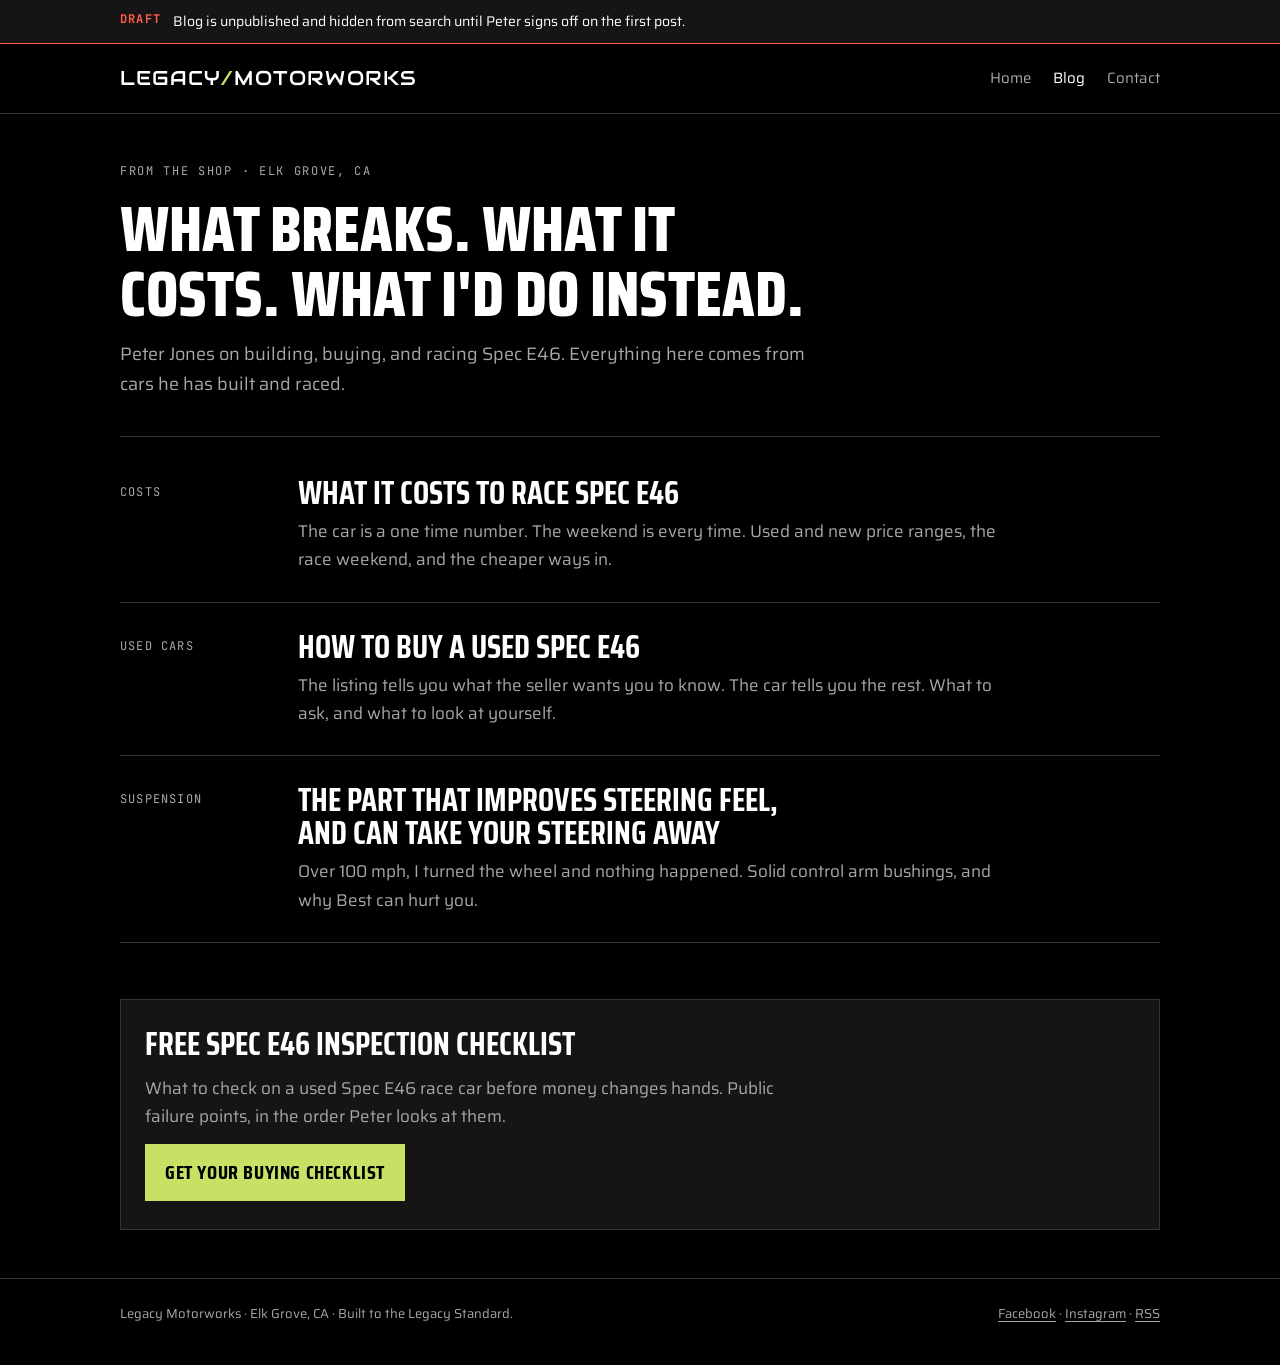
<file: blog/index.html>
<!doctype html>
<html lang="en">
<head>
<meta charset="utf-8">
<meta name="viewport" content="width=device-width, initial-scale=1, viewport-fit=cover">
<!-- DRAFT: remove this noindex line when the first post is signed off. -->
<meta name="robots" content="noindex, nofollow">
<title>Legacy Motorworks Blog</title>
<meta name="description" content="Peter Jones on building, buying, and racing Spec E46. What breaks, what it costs, and what he'd do instead.">
<link rel="canonical" href="https://legacy-motorworks.com/blog">
<meta property="og:type" content="website">
<meta property="og:title" content="Legacy Motorworks Blog">
<meta property="og:description" content="What breaks, what it costs, and what Peter would do instead.">
<meta property="og:url" content="https://legacy-motorworks.com/blog">
<meta property="og:site_name" content="Legacy Motorworks">
<link rel="alternate" type="application/rss+xml" title="Legacy Motorworks Blog" href="feed.xml">
<link rel="preconnect" href="https://fonts.googleapis.com">
<link rel="preconnect" href="https://fonts.gstatic.com" crossorigin>
<link rel="stylesheet" href="https://fonts.googleapis.com/css2?family=Audiowide&family=Saira+Condensed:wght@700;800&family=Saira:wght@400;600&family=JetBrains+Mono:wght@400;600&display=swap">
<link rel="stylesheet" href="blog.css">
<script type="application/ld+json">
{
  "@context": "https://schema.org",
  "@graph": [
    {
      "@type": "Blog",
      "@id": "https://legacy-motorworks.com/blog#blog",
      "name": "Legacy Motorworks Blog",
      "url": "https://legacy-motorworks.com/blog",
      "publisher": { "@id": "https://legacy-motorworks.com/#org" },
      "blogPost": [
        { "@id": "https://legacy-motorworks.com/blog/spec-e46-cost#post" },
        { "@id": "https://legacy-motorworks.com/blog/buying-a-used-spec-e46#post" },
        { "@id": "https://legacy-motorworks.com/blog/control-arm-bushings#post" }
      ]
    },
    {
      "@type": "Organization",
      "@id": "https://legacy-motorworks.com/#org",
      "name": "Legacy Motorworks",
      "url": "https://legacy-motorworks.com",
      "address": { "@type": "PostalAddress", "addressLocality": "Elk Grove", "addressRegion": "CA", "addressCountry": "US" },
      "sameAs": ["https://www.facebook.com/LegacyMotorworksCA", "https://www.instagram.com/legacymotorworksca"]
    }
  ]
}
</script>
</head>
<body>

<div class="draft"><div class="shell"><b>DRAFT</b><span>Blog is unpublished and hidden from search until Peter signs off on the first post.</span></div></div>

<header class="site-head"><div class="shell">
  <a class="mark" href="https://legacy-motorworks.com/">LEGACY<span>/</span>MOTORWORKS</a>
  <nav class="nav" aria-label="Main">
    <a href="https://legacy-motorworks.com/">Home</a>
    <a href="index.html" aria-current="page">Blog</a>
    <!-- VERIFY: contact page path on the live site -->
    <a href="https://legacy-motorworks.com/contact">Contact</a>
  </nav>
</div></header>

<main class="shell">
  <div class="hero">
    <div class="eyebrow">From the shop · Elk Grove, CA</div>
    <h1>What breaks. What it costs. What I'd do instead.</h1>
    <p>Peter Jones on building, buying, and racing Spec E46. Everything here comes from cars he has built and raced.</p>
  </div>

  <div class="posts">
    <a class="card" href="spec-e46-cost.html">
      <div class="meta">Costs</div>
      <div class="body">
        <h2>What it costs to race Spec E46</h2>
        <p>The car is a one time number. The weekend is every time. Used and new price ranges, the race weekend, and the cheaper ways in.</p>
      </div>
    </a>
    <a class="card" href="buying-a-used-spec-e46.html">
      <div class="meta">Used cars</div>
      <div class="body">
        <h2>How to buy a used Spec E46</h2>
        <p>The listing tells you what the seller wants you to know. The car tells you the rest. What to ask, and what to look at yourself.</p>
      </div>
    </a>
    <a class="card" href="control-arm-bushings.html">
      <div class="meta">Suspension</div>
      <div class="body">
        <h2>The part that improves steering feel, and can take your steering away</h2>
        <p>Over 100 mph, I turned the wheel and nothing happened. Solid control arm bushings, and why Best can hurt you.</p>
      </div>
    </a>
  </div>

  <section class="signup" id="checklist" aria-labelledby="cl-h">
    <h2 id="cl-h">Free Spec E46 Inspection Checklist</h2>
    <p>What to check on a used Spec E46 race car before money changes hands. Public failure points, in the order Peter looks at them.</p>
    <a class="cta" href="../inspection-checklist.html">Get your buying checklist</a>
  </section>
</main>

<footer class="site-foot"><div class="shell">
  <span>Legacy Motorworks · Elk Grove, CA · Built to the Legacy Standard.</span>
  <span><a href="https://www.facebook.com/LegacyMotorworksCA" rel="noopener">Facebook</a> · <a href="https://www.instagram.com/legacymotorworksca" rel="noopener">Instagram</a> · <a href="feed.xml">RSS</a></span>
</div></footer>

</body>
</html>
</file>
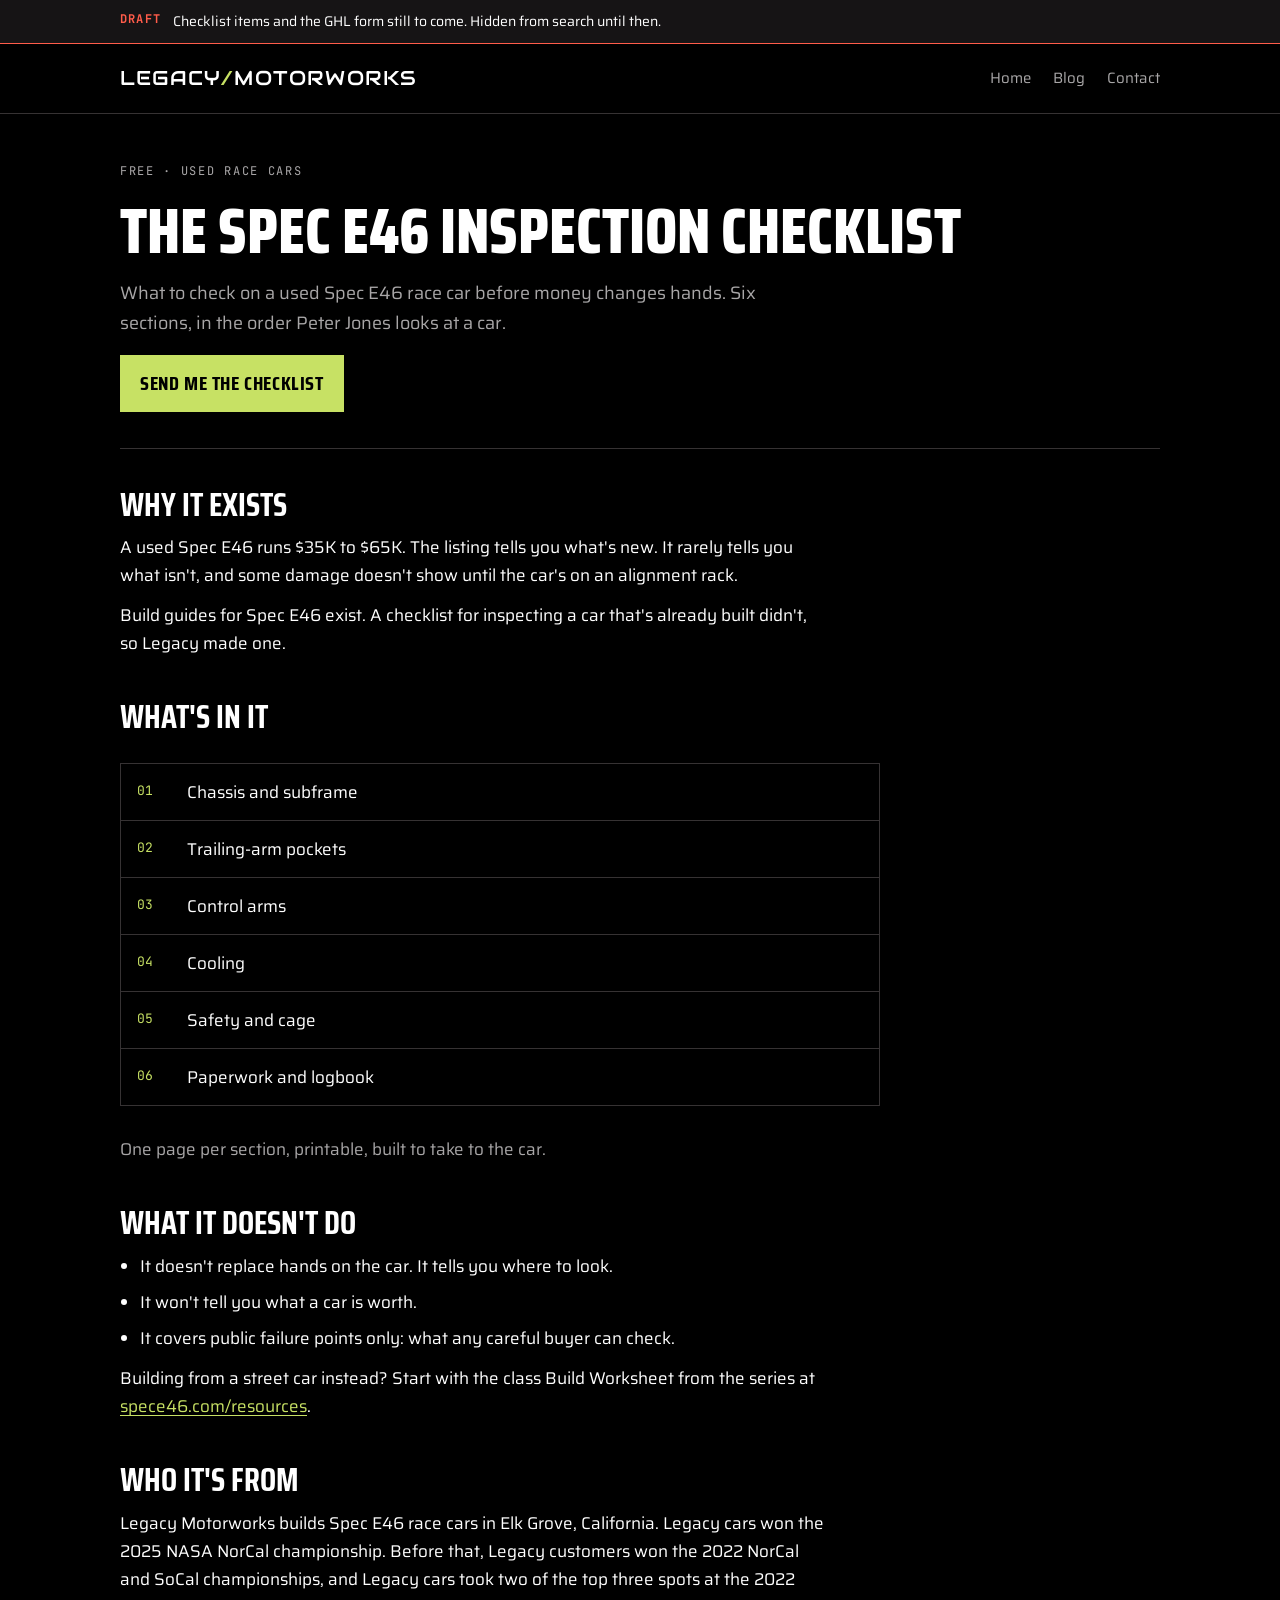
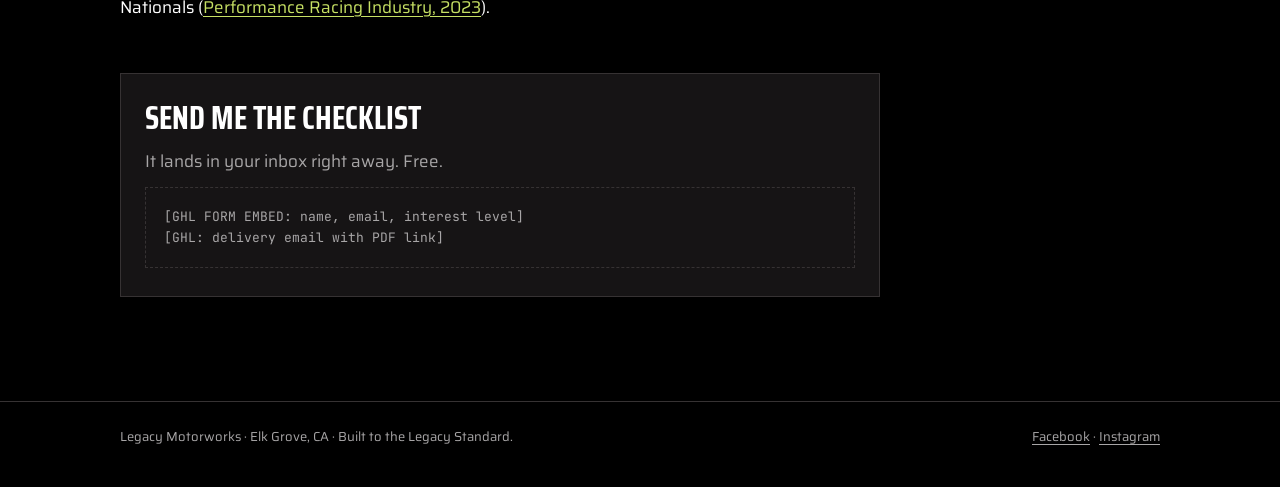
<file: inspection-checklist.html>
<!doctype html>
<html lang="en">
<head>
<meta charset="utf-8">
<meta name="viewport" content="width=device-width, initial-scale=1, viewport-fit=cover">
<!-- DRAFT: remove this noindex line when Peter has supplied the checklist items. -->
<meta name="robots" content="noindex, nofollow">
<title>Spec E46 Inspection Checklist | Legacy Motorworks</title>
<meta name="description" content="A free checklist for inspecting a used Spec E46 race car before you buy. Six sections, in the order Peter Jones looks at a car.">
<link rel="canonical" href="https://legacy-motorworks.com/inspection-checklist">
<meta property="og:type" content="website">
<meta property="og:title" content="The Spec E46 Inspection Checklist">
<meta property="og:description" content="What to check on a used Spec E46 race car before money changes hands. Free.">
<meta property="og:url" content="https://legacy-motorworks.com/inspection-checklist">
<meta property="og:site_name" content="Legacy Motorworks">
<link rel="preconnect" href="https://fonts.googleapis.com">
<link rel="preconnect" href="https://fonts.gstatic.com" crossorigin>
<link rel="stylesheet" href="https://fonts.googleapis.com/css2?family=Audiowide&family=Saira+Condensed:wght@700;800&family=Saira:wght@400;600&family=JetBrains+Mono:wght@400;600&display=swap">
<link rel="stylesheet" href="blog/blog.css">
<style>
  .lp-hero { display: grid; gap: 16px; padding-block: 48px 36px; border-bottom: 1px solid var(--graphite); }
  .lp-hero p { margin: 0; max-width: 58ch; color: var(--ash); font-size: 18px; }
  .lp { display: grid; gap: 44px; padding-block: 40px 56px; max-width: 760px; }
  .lp section { display: grid; gap: 12px; }
  .lp p { margin: 0; max-width: 64ch; }
  .lp ul { margin: 0; padding-left: 20px; display: grid; gap: 8px; }
  .sections { list-style: none; padding: 0 !important; border: 1px solid var(--graphite); gap: 0 !important; counter-reset: s; }
  .sections li { display: grid; grid-template-columns: 40px minmax(0, 1fr); gap: 10px; padding: 14px 16px; border-bottom: 1px solid var(--graphite); }
  .sections li:last-child { border-bottom: 0; }
  .sections li::before { counter-increment: s; content: counter(s, decimal-leading-zero); font-family: var(--f-mono); font-size: 13px; color: var(--volt); padding-top: 2px; }
  .muted { color: var(--ash); }
</style>
<script type="application/ld+json">
{
  "@context": "https://schema.org",
  "@graph": [
    {
      "@type": "WebPage",
      "@id": "https://legacy-motorworks.com/inspection-checklist#page",
      "name": "The Spec E46 Inspection Checklist",
      "description": "A free checklist for inspecting a used Spec E46 race car before you buy.",
      "url": "https://legacy-motorworks.com/inspection-checklist",
      "publisher": { "@id": "https://legacy-motorworks.com/#org" }
    },
    {
      "@type": "Organization",
      "@id": "https://legacy-motorworks.com/#org",
      "name": "Legacy Motorworks",
      "url": "https://legacy-motorworks.com",
      "address": { "@type": "PostalAddress", "addressLocality": "Elk Grove", "addressRegion": "CA", "addressCountry": "US" },
      "sameAs": ["https://www.facebook.com/LegacyMotorworksCA", "https://www.instagram.com/legacymotorworksca"]
    }
  ]
}
</script>
</head>
<body>

<div class="draft"><div class="shell"><b>DRAFT</b><span>Checklist items and the GHL form still to come. Hidden from search until then.</span></div></div>

<header class="site-head"><div class="shell">
  <a class="mark" href="https://legacy-motorworks.com/">LEGACY<span>/</span>MOTORWORKS</a>
  <nav class="nav" aria-label="Main">
    <a href="https://legacy-motorworks.com/">Home</a>
    <a href="blog/index.html">Blog</a>
    <!-- VERIFY: contact page path on the live site -->
    <a href="https://legacy-motorworks.com/contact">Contact</a>
  </nav>
</div></header>

<main class="shell">
  <div class="lp-hero">
    <div class="eyebrow">Free · Used race cars</div>
    <h1>The Spec E46 Inspection Checklist</h1>
    <p>What to check on a used Spec E46 race car before money changes hands. Six sections, in the order Peter Jones looks at a car.</p>
    <a class="cta" href="#get">Send me the checklist</a>
  </div>

  <div class="lp">
    <section>
      <h2>Why it exists</h2>
      <p>A used Spec E46 runs $35K to $65K. The listing tells you what's new. It rarely tells you what isn't, and some damage doesn't show until the car's on an alignment rack.</p>
      <p>Build guides for Spec E46 exist. A checklist for inspecting a car that's already built didn't, so Legacy made one.</p>
    </section>

    <section>
      <h2>What's in it</h2>
      <ol class="sections">
        <li><span>Chassis and subframe</span></li>
        <li><span>Trailing-arm pockets</span></li>
        <li><span>Control arms</span></li>
        <li><span>Cooling</span></li>
        <li><span>Safety and cage</span></li>
        <li><span>Paperwork and logbook</span></li>
      </ol>
      <p class="muted">One page per section, printable, built to take to the car.</p>
    </section>

    <section>
      <h2>What it doesn't do</h2>
      <ul>
        <li>It doesn't replace hands on the car. It tells you where to look.</li>
        <li>It won't tell you what a car is worth.</li>
        <li>It covers public failure points only: what any careful buyer can check.</li>
      </ul>
      <p>Building from a street car instead? Start with the class Build Worksheet from the series at <a href="https://spece46.com/resources" rel="noopener">spece46.com/resources</a>.</p>
    </section>

    <section>
      <h2>Who it's from</h2>
      <p>Legacy Motorworks builds Spec E46 race cars in Elk Grove, California. Legacy cars won the 2025 NASA NorCal championship. Before that, Legacy customers won the 2022 NorCal and SoCal championships, and Legacy cars took two of the top three spots at the 2022 Nationals (<a href="https://www.performanceracing.com/magazine/featured/03-01-2023/business-profile-legacy-motorworks" rel="noopener">Performance Racing Industry, 2023</a>).</p>
    </section>

    <section class="signup" id="get" aria-labelledby="get-h">
      <h2 id="get-h">Send me the checklist</h2>
      <p>It lands in your inbox right away. Free.</p>
      <!-- GHL form: name, email, interest level (just looking / shopping now / ready to buy).
           On submit, GHL sends the delivery email with the PDF link. -->
      <div class="ghl-slot">[GHL FORM EMBED: name, email, interest level]<br>[GHL: delivery email with PDF link]</div>
    </section>
  </div>
</main>

<footer class="site-foot"><div class="shell">
  <span>Legacy Motorworks · Elk Grove, CA · Built to the Legacy Standard.</span>
  <span><a href="https://www.facebook.com/LegacyMotorworksCA" rel="noopener">Facebook</a> · <a href="https://www.instagram.com/legacymotorworksca" rel="noopener">Instagram</a></span>
</div></footer>

</body>
</html>
</file>
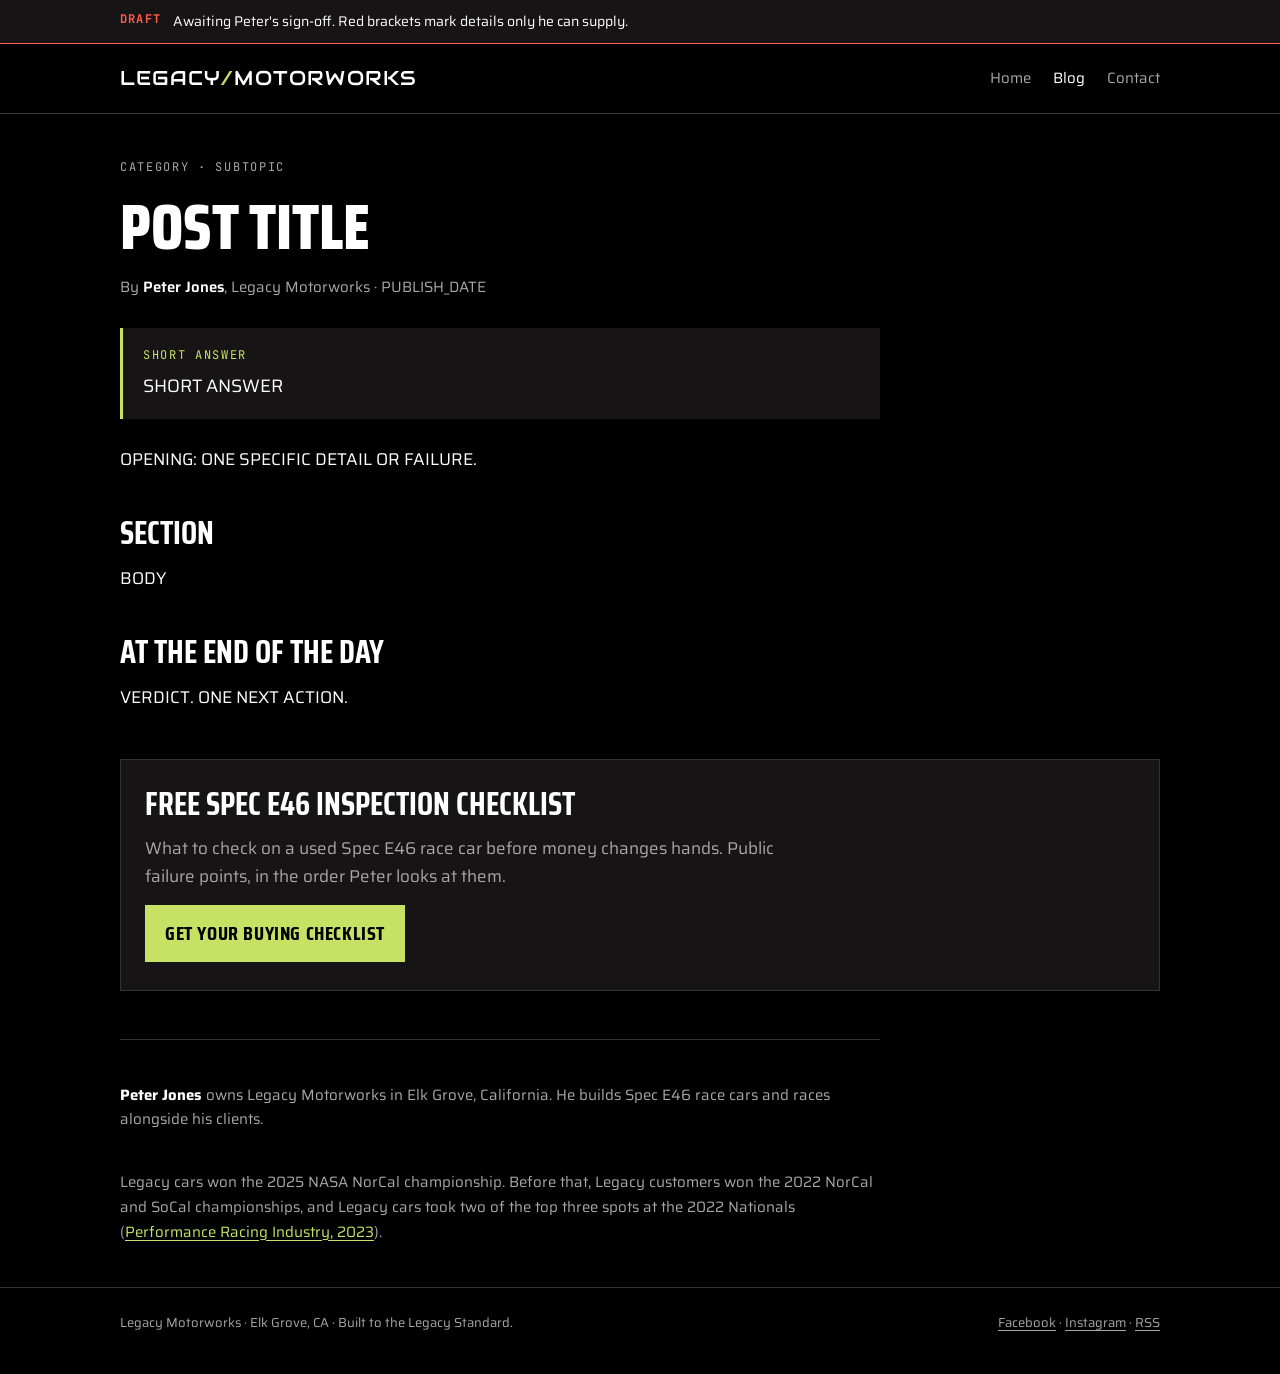
<file: blog/_post-template.html>
<!doctype html>
<html lang="en">
<head>
<meta charset="utf-8">
<meta name="viewport" content="width=device-width, initial-scale=1, viewport-fit=cover">
<!-- DRAFT: remove this noindex line when Peter signs off. -->
<meta name="robots" content="noindex, nofollow">
<title>POST TITLE | Legacy Motorworks</title>
<meta name="description" content="META DESCRIPTION, 150 TO 160 CHARACTERS">
<link rel="canonical" href="https://legacy-motorworks.com/blog/SLUG">
<meta property="og:type" content="article">
<meta property="og:title" content="POST TITLE">
<meta property="og:description" content="ONE LINE HOOK">
<meta property="og:url" content="https://legacy-motorworks.com/blog/SLUG">
<meta property="og:site_name" content="Legacy Motorworks">
<link rel="alternate" type="application/rss+xml" title="Legacy Motorworks Blog" href="feed.xml">
<link rel="preconnect" href="https://fonts.googleapis.com">
<link rel="preconnect" href="https://fonts.gstatic.com" crossorigin>
<link rel="stylesheet" href="https://fonts.googleapis.com/css2?family=Audiowide&family=Saira+Condensed:wght@700;800&family=Saira:wght@400;600&family=JetBrains+Mono:wght@400;600&display=swap">
<link rel="stylesheet" href="blog.css">
<script type="application/ld+json">
{
  "@context": "https://schema.org",
  "@graph": [
    {
      "@type": "BlogPosting",
      "@id": "https://legacy-motorworks.com/blog/SLUG#post",
      "headline": "POST TITLE",
      "description": "META DESCRIPTION",
      "datePublished": "PUBLISH_DATE",
      "dateModified": "PUBLISH_DATE",
      "mainEntityOfPage": "https://legacy-motorworks.com/blog/SLUG",
      "author": { "@id": "https://legacy-motorworks.com/#peter-jones" },
      "publisher": { "@id": "https://legacy-motorworks.com/#org" },
      "about": "TOPIC"
    },
    {
      "@type": "FAQPage",
      "mainEntity": [{
        "@type": "Question",
        "name": "THE QUESTION THIS POST ANSWERS?",
        "acceptedAnswer": { "@type": "Answer", "text": "SHORT ANSWER, SAME TEXT AS THE ON-PAGE BLOCK" }
      }]
    },
    {
      "@type": "Person",
      "@id": "https://legacy-motorworks.com/#peter-jones",
      "name": "Peter Jones",
      "jobTitle": "Owner and builder",
      "worksFor": { "@id": "https://legacy-motorworks.com/#org" }
    },
    {
      "@type": "Organization",
      "@id": "https://legacy-motorworks.com/#org",
      "name": "Legacy Motorworks",
      "url": "https://legacy-motorworks.com",
      "address": { "@type": "PostalAddress", "addressLocality": "Elk Grove", "addressRegion": "CA", "addressCountry": "US" },
      "sameAs": ["https://www.facebook.com/LegacyMotorworksCA", "https://www.instagram.com/legacymotorworksca"]
    },
    {
      "@type": "BreadcrumbList",
      "itemListElement": [
        { "@type": "ListItem", "position": 1, "name": "Home", "item": "https://legacy-motorworks.com/" },
        { "@type": "ListItem", "position": 2, "name": "Blog", "item": "https://legacy-motorworks.com/blog" },
        { "@type": "ListItem", "position": 3, "name": "POST TITLE" }
      ]
    }
  ]
}
</script>
</head>
<body>

<div class="draft"><div class="shell"><b>DRAFT</b><span>Awaiting Peter's sign-off. Red brackets mark details only he can supply.</span></div></div>

<header class="site-head"><div class="shell">
  <a class="mark" href="https://legacy-motorworks.com/">LEGACY<span>/</span>MOTORWORKS</a>
  <nav class="nav" aria-label="Main">
    <a href="https://legacy-motorworks.com/">Home</a>
    <a href="index.html" aria-current="page">Blog</a>
    <!-- VERIFY: contact page path on the live site -->
    <a href="https://legacy-motorworks.com/contact">Contact</a>
  </nav>
</div></header>

<main class="shell">
  <article>
    <div class="post-head">
      <div class="eyebrow">CATEGORY · SUBTOPIC</div>
      <h1>POST TITLE</h1>
      <div class="byline">By <strong>Peter Jones</strong>, Legacy Motorworks · <span>PUBLISH_DATE</span></div>
    </div>

    <!-- AEO block: answer the question in 40 to 60 words. Same text goes in the FAQPage JSON-LD above. -->
    <div class="short">
      <div class="eyebrow">Short answer</div>
      <p>SHORT ANSWER</p>
    </div>

    <!-- Shape: what goes wrong, why, what Peter does instead, what it costs or saves, one next action.
         Open cold on a specific. Unknown values go in <span class="pj">[PJ: ...]</span>. -->
    <div class="prose">
      <p>OPENING: ONE SPECIFIC DETAIL OR FAILURE.</p>
      <h2>SECTION</h2>
      <p>BODY</p>
      <h2>At the end of the day</h2>
      <p>VERDICT. ONE NEXT ACTION.</p>
    </div>
  </article>

  <section class="signup" id="checklist" aria-labelledby="cl-h">
    <h2 id="cl-h">Free Spec E46 Inspection Checklist</h2>
    <p>What to check on a used Spec E46 race car before money changes hands. Public failure points, in the order Peter looks at them.</p>
    <a class="cta" href="../inspection-checklist.html">Get your buying checklist</a>
  </section>

  <div class="author">
    <p><strong>Peter Jones</strong> owns Legacy Motorworks in Elk Grove, California. He builds Spec E46 race cars and races alongside his clients.</p>
    <p>Legacy cars won the 2025 NASA NorCal championship. Before that, Legacy customers won the 2022 NorCal and SoCal championships, and Legacy cars took two of the top three spots at the 2022 Nationals (<a href="https://www.performanceracing.com/magazine/featured/03-01-2023/business-profile-legacy-motorworks" rel="noopener">Performance Racing Industry, 2023</a>).</p>
  </div>
</main>

<footer class="site-foot"><div class="shell">
  <span>Legacy Motorworks · Elk Grove, CA · Built to the Legacy Standard.</span>
  <span><a href="https://www.facebook.com/LegacyMotorworksCA" rel="noopener">Facebook</a> · <a href="https://www.instagram.com/legacymotorworksca" rel="noopener">Instagram</a> · <a href="feed.xml">RSS</a></span>
</div></footer>

</body>
</html>
</file>
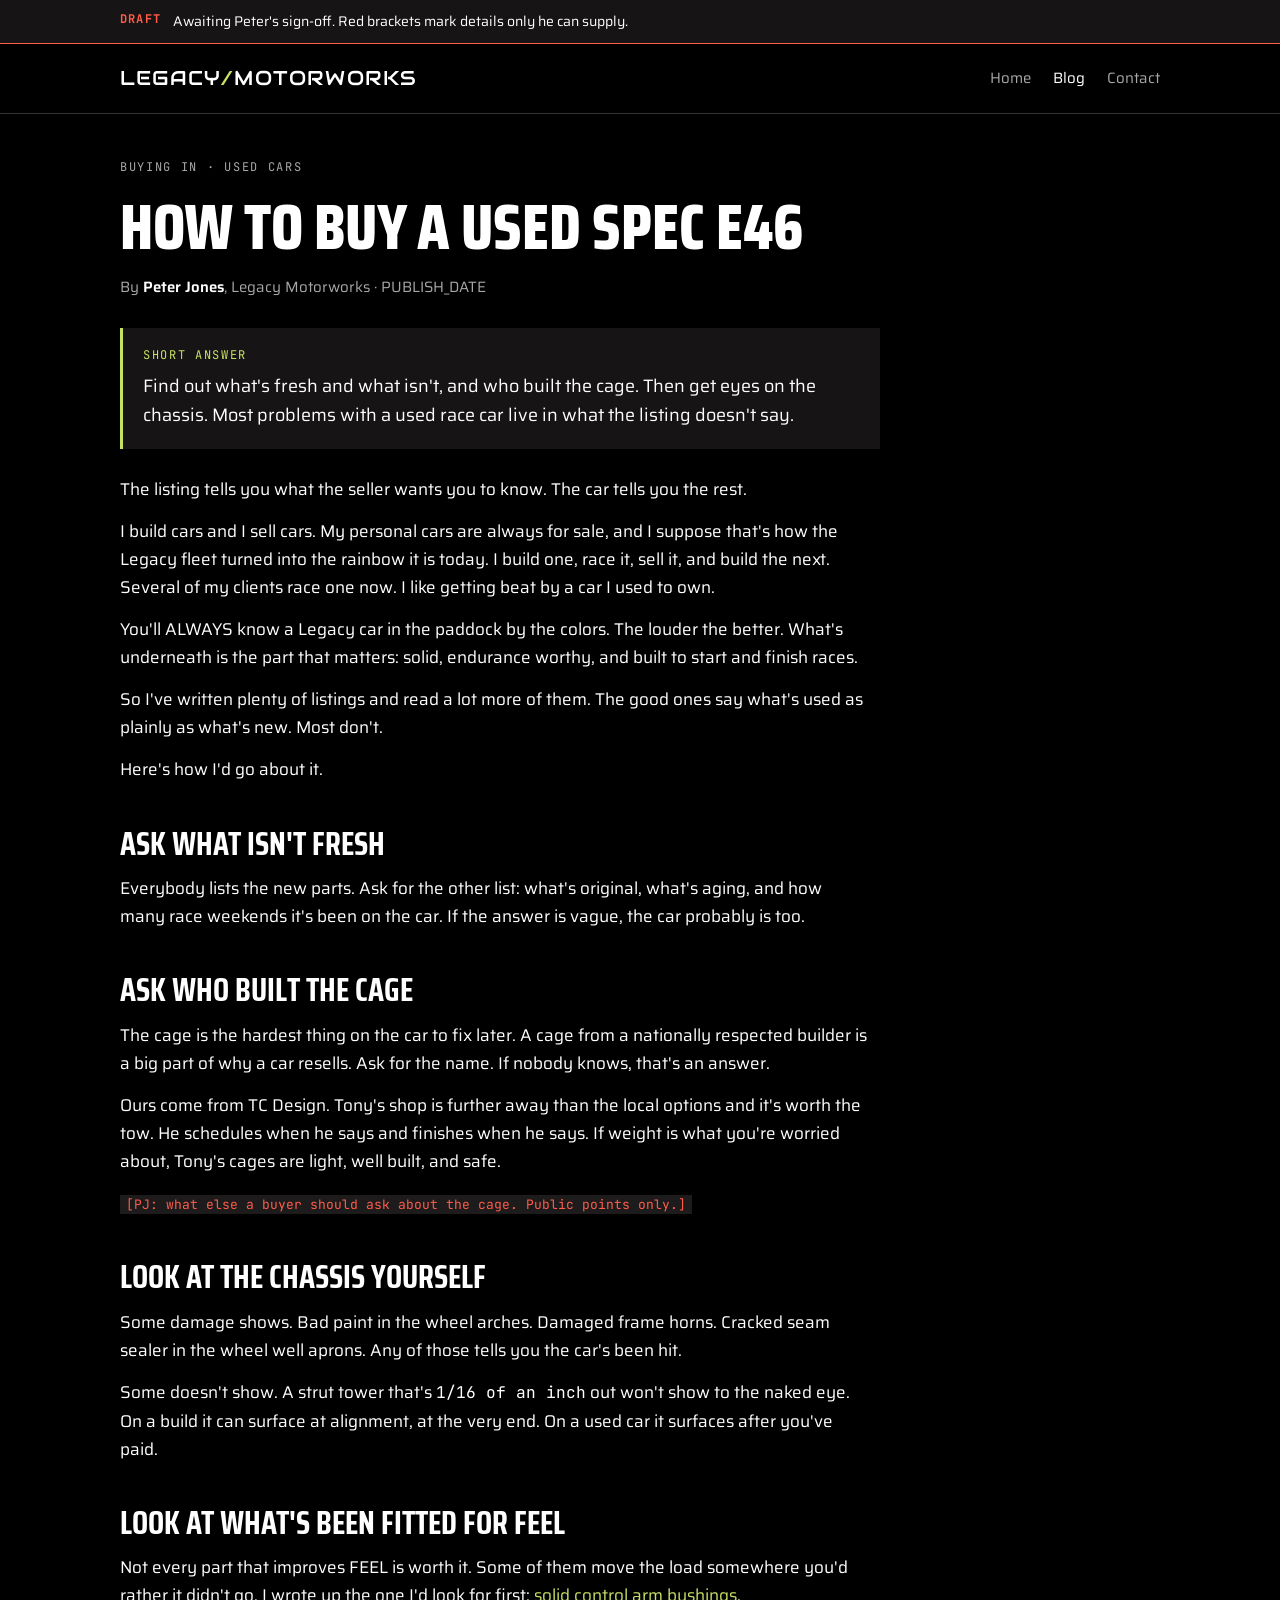
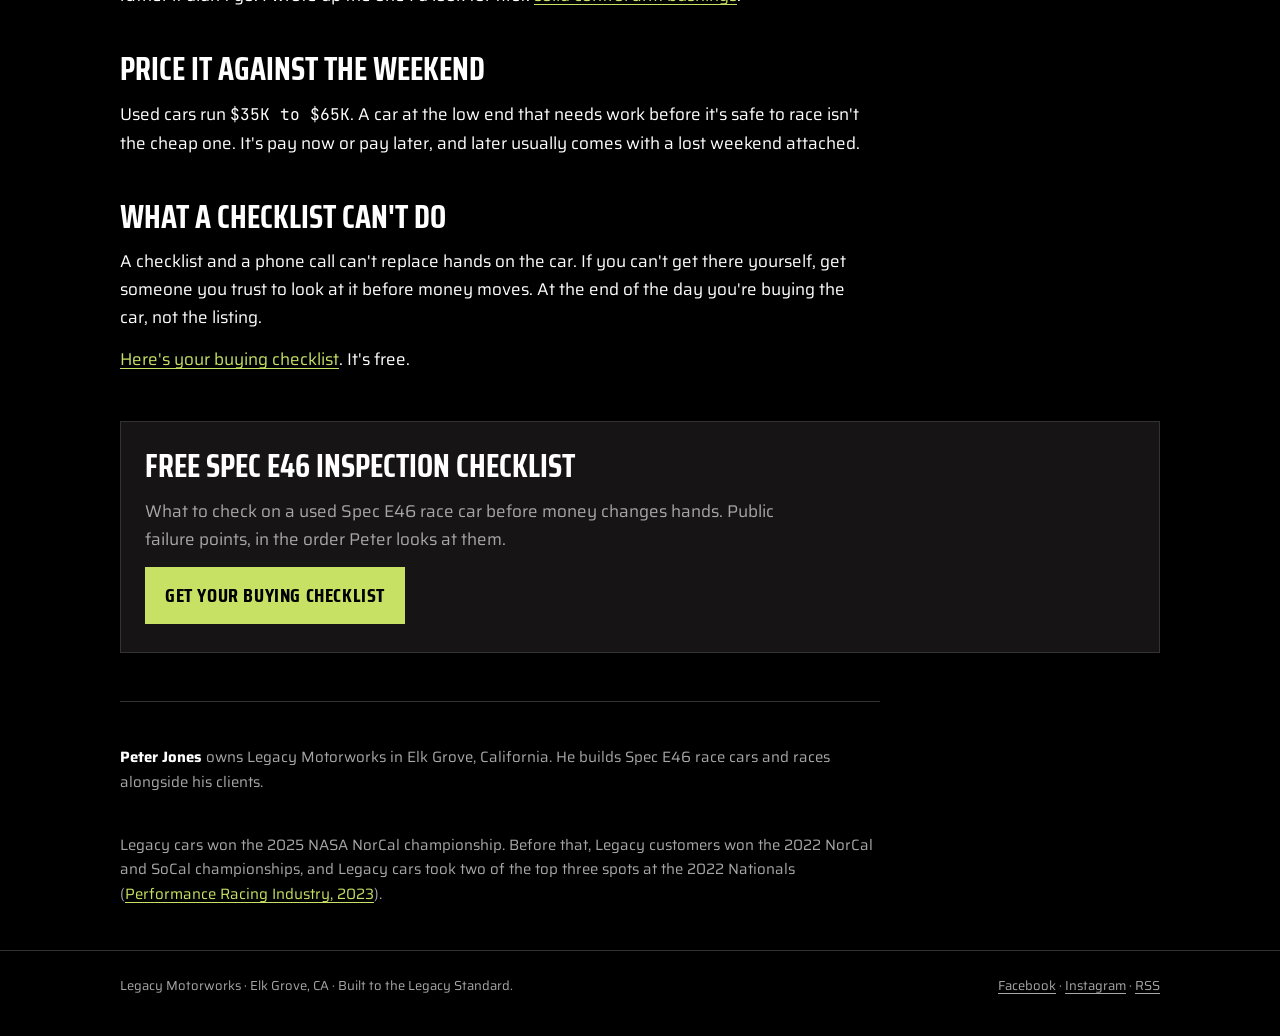
<file: blog/buying-a-used-spec-e46.html>
<!doctype html>
<html lang="en">
<head>
<meta charset="utf-8">
<meta name="viewport" content="width=device-width, initial-scale=1, viewport-fit=cover">
<!-- DRAFT: remove this noindex line when Peter signs off. -->
<meta name="robots" content="noindex, nofollow">
<title>How to Buy a Used Spec E46 | Legacy Motorworks</title>
<meta name="description" content="Before you buy a used Spec E46, find out what's fresh, what isn't, and who built the cage. Peter Jones on reading a race car listing.">
<link rel="canonical" href="https://legacy-motorworks.com/blog/buying-a-used-spec-e46">
<meta property="og:type" content="article">
<meta property="og:title" content="How to buy a used Spec E46">
<meta property="og:description" content="The listing tells you what the seller wants you to know. The car tells you the rest.">
<meta property="og:url" content="https://legacy-motorworks.com/blog/buying-a-used-spec-e46">
<meta property="og:site_name" content="Legacy Motorworks">
<link rel="alternate" type="application/rss+xml" title="Legacy Motorworks Blog" href="feed.xml">
<link rel="preconnect" href="https://fonts.googleapis.com">
<link rel="preconnect" href="https://fonts.gstatic.com" crossorigin>
<link rel="stylesheet" href="https://fonts.googleapis.com/css2?family=Audiowide&family=Saira+Condensed:wght@700;800&family=Saira:wght@400;600&family=JetBrains+Mono:wght@400;600&display=swap">
<link rel="stylesheet" href="blog.css">
<script type="application/ld+json">
{
  "@context": "https://schema.org",
  "@graph": [
    {
      "@type": "BlogPosting",
      "@id": "https://legacy-motorworks.com/blog/buying-a-used-spec-e46#post",
      "headline": "How to buy a used Spec E46",
      "description": "Before you buy a used Spec E46, find out what's fresh, what isn't, and who built the cage.",
      "datePublished": "PUBLISH_DATE",
      "dateModified": "PUBLISH_DATE",
      "mainEntityOfPage": "https://legacy-motorworks.com/blog/buying-a-used-spec-e46",
      "author": { "@id": "https://legacy-motorworks.com/#peter-jones" },
      "publisher": { "@id": "https://legacy-motorworks.com/#org" },
      "about": "Buying a used Spec E46 race car"
    },
    {
      "@type": "FAQPage",
      "mainEntity": [{
        "@type": "Question",
        "name": "What should I check before buying a used Spec E46?",
        "acceptedAnswer": { "@type": "Answer", "text": "Find out what's fresh and what isn't, and who built the cage. Then get eyes on the chassis. Most problems with a used race car live in what the listing doesn't say." }
      }]
    },
    {
      "@type": "Person",
      "@id": "https://legacy-motorworks.com/#peter-jones",
      "name": "Peter Jones",
      "jobTitle": "Owner and builder",
      "worksFor": { "@id": "https://legacy-motorworks.com/#org" }
    },
    {
      "@type": "Organization",
      "@id": "https://legacy-motorworks.com/#org",
      "name": "Legacy Motorworks",
      "url": "https://legacy-motorworks.com",
      "address": { "@type": "PostalAddress", "addressLocality": "Elk Grove", "addressRegion": "CA", "addressCountry": "US" },
      "sameAs": ["https://www.facebook.com/LegacyMotorworksCA", "https://www.instagram.com/legacymotorworksca"]
    },
    {
      "@type": "BreadcrumbList",
      "itemListElement": [
        { "@type": "ListItem", "position": 1, "name": "Home", "item": "https://legacy-motorworks.com/" },
        { "@type": "ListItem", "position": 2, "name": "Blog", "item": "https://legacy-motorworks.com/blog" },
        { "@type": "ListItem", "position": 3, "name": "How to buy a used Spec E46" }
      ]
    }
  ]
}
</script>
</head>
<body>

<div class="draft"><div class="shell"><b>DRAFT</b><span>Awaiting Peter's sign-off. Red brackets mark details only he can supply.</span></div></div>

<header class="site-head"><div class="shell">
  <a class="mark" href="https://legacy-motorworks.com/">LEGACY<span>/</span>MOTORWORKS</a>
  <nav class="nav" aria-label="Main">
    <a href="https://legacy-motorworks.com/">Home</a>
    <a href="index.html" aria-current="page">Blog</a>
    <!-- VERIFY: contact page path on the live site -->
    <a href="https://legacy-motorworks.com/contact">Contact</a>
  </nav>
</div></header>

<main class="shell">
  <article>
    <div class="post-head">
      <div class="eyebrow">Buying in · Used cars</div>
      <h1>How to buy a used Spec E46</h1>
      <div class="byline">By <strong>Peter Jones</strong>, Legacy Motorworks · <span>PUBLISH_DATE</span></div>
    </div>

    <div class="short">
      <div class="eyebrow">Short answer</div>
      <p>Find out what's fresh and what isn't, and who built the cage. Then get eyes on the chassis. Most problems with a used race car live in what the listing doesn't say.</p>
    </div>

    <div class="prose">
      <p>The listing tells you what the seller wants you to know. The car tells you the rest.</p>
      <p>I build cars and I sell cars. My personal cars are always for sale, and I suppose that's how the Legacy fleet turned into the rainbow it is today. I build one, race it, sell it, and build the next. Several of my clients race one now. I like getting beat by a car I used to own.</p>
      <p>You'll ALWAYS know a Legacy car in the paddock by the colors. The louder the better. What's underneath is the part that matters: solid, endurance worthy, and built to start and finish races.</p>
      <p>So I've written plenty of listings and read a lot more of them. The good ones say what's used as plainly as what's new. Most don't.</p>
      <p>Here's how I'd go about it.</p>

      <h2>Ask what isn't fresh</h2>
      <p>Everybody lists the new parts. Ask for the other list: what's original, what's aging, and how many race weekends it's been on the car. If the answer is vague, the car probably is too.</p>

      <h2>Ask who built the cage</h2>
      <p>The cage is the hardest thing on the car to fix later. A cage from a nationally respected builder is a big part of why a car resells. Ask for the name. If nobody knows, that's an answer.</p>
      <p>Ours come from TC Design. Tony's shop is further away than the local options and it's worth the tow. He schedules when he says and finishes when he says. If weight is what you're worried about, Tony's cages are light, well built, and safe.</p>
      <p><span class="pj">[PJ: what else a buyer should ask about the cage. Public points only.]</span></p>

      <h2>Look at the chassis yourself</h2>
      <p>Some damage shows. Bad paint in the wheel arches. Damaged frame horns. Cracked seam sealer in the wheel well aprons. Any of those tells you the car's been hit.</p>
      <p>Some doesn't show. A strut tower that's <span class="num">1/16 of an inch</span> out won't show to the naked eye. On a build it can surface at alignment, at the very end. On a used car it surfaces after you've paid.</p>

      <h2>Look at what's been fitted for feel</h2>
      <p>Not every part that improves FEEL is worth it. Some of them move the load somewhere you'd rather it didn't go. I wrote up the one I'd look for first: <a href="control-arm-bushings.html">solid control arm bushings</a>.</p>


      <h2>Price it against the weekend</h2>
      <p>Used cars run <span class="num">$35K to $65K</span>. A car at the low end that needs work before it's safe to race isn't the cheap one. It's pay now or pay later, and later usually comes with a lost weekend attached.</p>

      <h2>What a checklist can't do</h2>
      <p>A checklist and a phone call can't replace hands on the car. If you can't get there yourself, get someone you trust to look at it before money moves. At the end of the day you're buying the car, not the listing.</p>
      <p><a href="../inspection-checklist.html">Here's your buying checklist</a>. It's free.</p>
    </div>
  </article>

  <section class="signup" id="checklist" aria-labelledby="cl-h">
    <h2 id="cl-h">Free Spec E46 Inspection Checklist</h2>
    <p>What to check on a used Spec E46 race car before money changes hands. Public failure points, in the order Peter looks at them.</p>
    <a class="cta" href="../inspection-checklist.html">Get your buying checklist</a>
  </section>

  <div class="author">
    <p><strong>Peter Jones</strong> owns Legacy Motorworks in Elk Grove, California. He builds Spec E46 race cars and races alongside his clients.</p>
    <p>Legacy cars won the 2025 NASA NorCal championship. Before that, Legacy customers won the 2022 NorCal and SoCal championships, and Legacy cars took two of the top three spots at the 2022 Nationals (<a href="https://www.performanceracing.com/magazine/featured/03-01-2023/business-profile-legacy-motorworks" rel="noopener">Performance Racing Industry, 2023</a>).</p>
  </div>
</main>

<footer class="site-foot"><div class="shell">
  <span>Legacy Motorworks · Elk Grove, CA · Built to the Legacy Standard.</span>
  <span><a href="https://www.facebook.com/LegacyMotorworksCA" rel="noopener">Facebook</a> · <a href="https://www.instagram.com/legacymotorworksca" rel="noopener">Instagram</a> · <a href="feed.xml">RSS</a></span>
</div></footer>

</body>
</html>
</file>
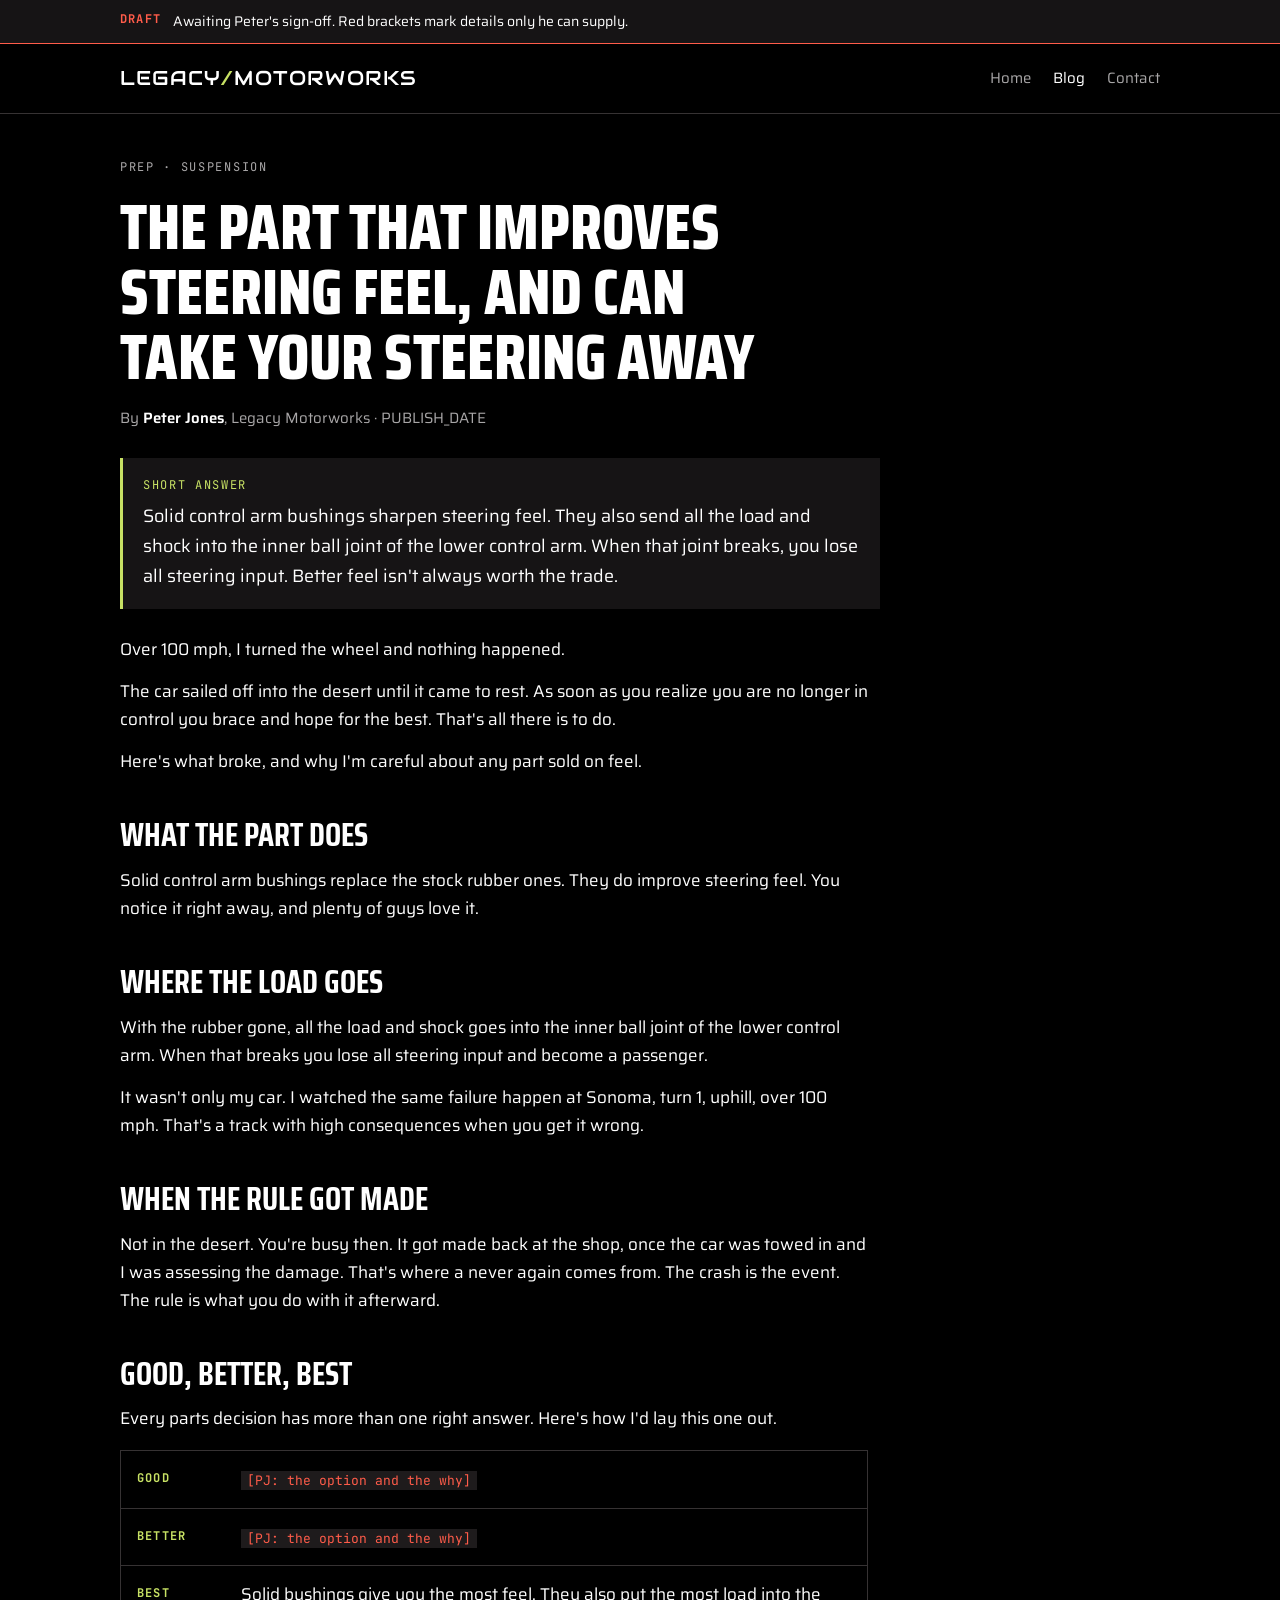
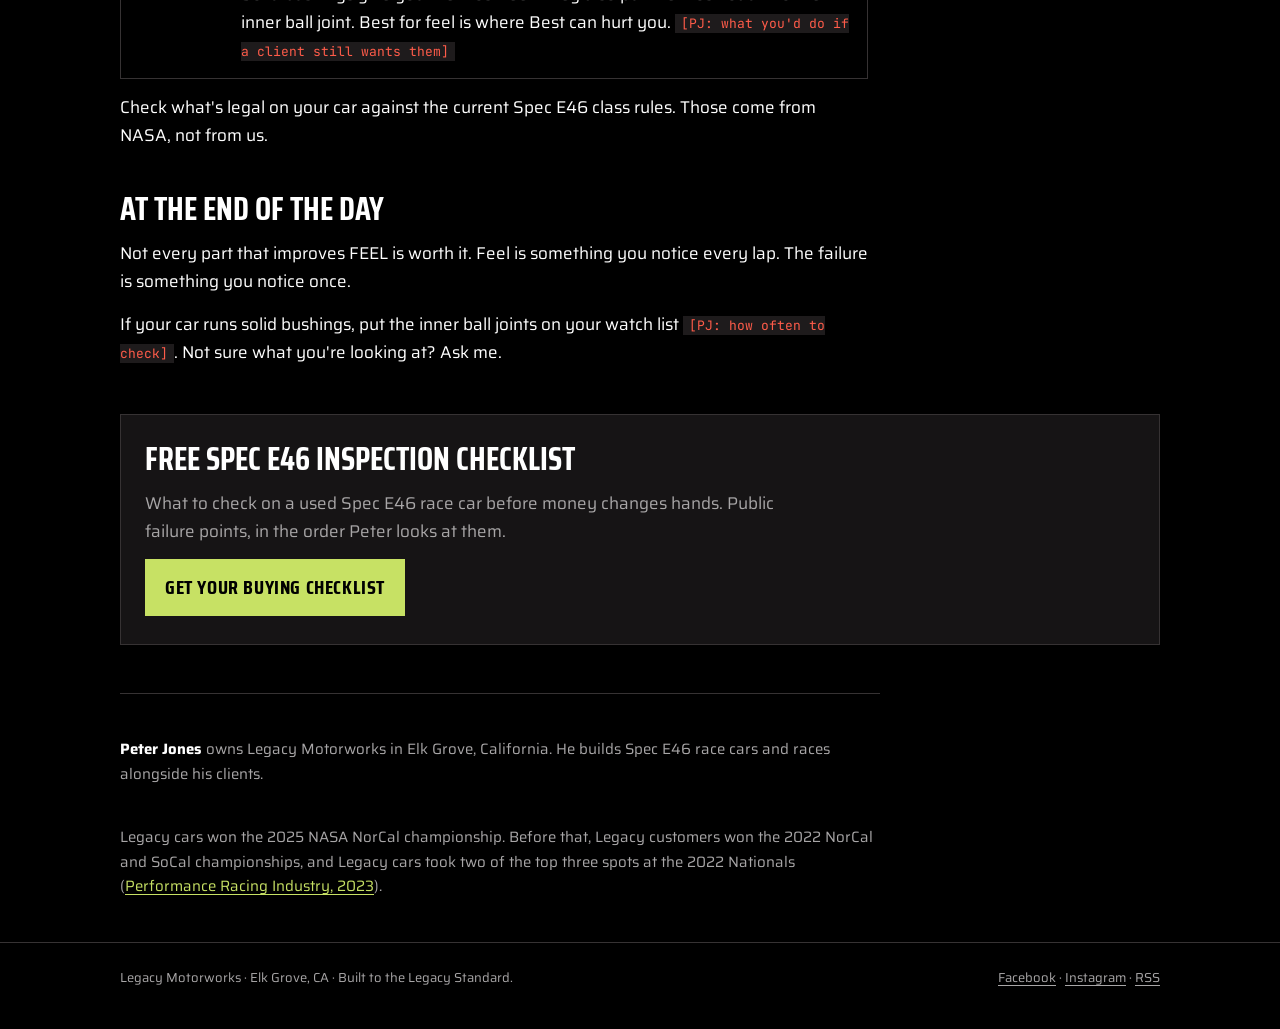
<file: blog/control-arm-bushings.html>
<!doctype html>
<html lang="en">
<head>
<meta charset="utf-8">
<meta name="viewport" content="width=device-width, initial-scale=1, viewport-fit=cover">
<!-- DRAFT: remove this noindex line when Peter signs off. -->
<meta name="robots" content="noindex, nofollow">
<title>Solid Control Arm Bushings on a Spec E46 | Legacy Motorworks</title>
<meta name="description" content="Solid control arm bushings sharpen steering feel and send the load into the inner ball joint. Peter Jones on the failure, and why better feel isn't always worth it.">
<link rel="canonical" href="https://legacy-motorworks.com/blog/control-arm-bushings">
<meta property="og:type" content="article">
<meta property="og:title" content="The part that improves steering feel, and can take your steering away">
<meta property="og:description" content="Over 100 mph, I turned the wheel and nothing happened. Peter Jones on solid control arm bushings.">
<meta property="og:url" content="https://legacy-motorworks.com/blog/control-arm-bushings">
<meta property="og:site_name" content="Legacy Motorworks">
<link rel="alternate" type="application/rss+xml" title="Legacy Motorworks Blog" href="feed.xml">
<link rel="preconnect" href="https://fonts.googleapis.com">
<link rel="preconnect" href="https://fonts.gstatic.com" crossorigin>
<link rel="stylesheet" href="https://fonts.googleapis.com/css2?family=Audiowide&family=Saira+Condensed:wght@700;800&family=Saira:wght@400;600&family=JetBrains+Mono:wght@400;600&display=swap">
<link rel="stylesheet" href="blog.css">
<script type="application/ld+json">
{
  "@context": "https://schema.org",
  "@graph": [
    {
      "@type": "BlogPosting",
      "@id": "https://legacy-motorworks.com/blog/control-arm-bushings#post",
      "headline": "The part that improves steering feel, and can take your steering away",
      "description": "Solid control arm bushings sharpen steering feel and send the load into the inner ball joint.",
      "datePublished": "PUBLISH_DATE",
      "dateModified": "PUBLISH_DATE",
      "mainEntityOfPage": "https://legacy-motorworks.com/blog/control-arm-bushings",
      "author": { "@id": "https://legacy-motorworks.com/#peter-jones" },
      "publisher": { "@id": "https://legacy-motorworks.com/#org" },
      "about": "Spec E46 suspension, control arm bushings"
    },
    {
      "@type": "FAQPage",
      "mainEntity": [{
        "@type": "Question",
        "name": "Are solid control arm bushings worth it on a Spec E46?",
        "acceptedAnswer": { "@type": "Answer", "text": "Solid control arm bushings sharpen steering feel. They also send all the load and shock into the inner ball joint of the lower control arm. When that joint breaks, you lose all steering input. Better feel isn't always worth the trade." }
      }]
    },
    {
      "@type": "Person",
      "@id": "https://legacy-motorworks.com/#peter-jones",
      "name": "Peter Jones",
      "jobTitle": "Owner and builder",
      "worksFor": { "@id": "https://legacy-motorworks.com/#org" }
    },
    {
      "@type": "Organization",
      "@id": "https://legacy-motorworks.com/#org",
      "name": "Legacy Motorworks",
      "url": "https://legacy-motorworks.com",
      "address": { "@type": "PostalAddress", "addressLocality": "Elk Grove", "addressRegion": "CA", "addressCountry": "US" },
      "sameAs": ["https://www.facebook.com/LegacyMotorworksCA", "https://www.instagram.com/legacymotorworksca"]
    },
    {
      "@type": "BreadcrumbList",
      "itemListElement": [
        { "@type": "ListItem", "position": 1, "name": "Home", "item": "https://legacy-motorworks.com/" },
        { "@type": "ListItem", "position": 2, "name": "Blog", "item": "https://legacy-motorworks.com/blog" },
        { "@type": "ListItem", "position": 3, "name": "Solid control arm bushings" }
      ]
    }
  ]
}
</script>
</head>
<body>

<div class="draft"><div class="shell"><b>DRAFT</b><span>Awaiting Peter's sign-off. Red brackets mark details only he can supply.</span></div></div>

<header class="site-head"><div class="shell">
  <a class="mark" href="https://legacy-motorworks.com/">LEGACY<span>/</span>MOTORWORKS</a>
  <nav class="nav" aria-label="Main">
    <a href="https://legacy-motorworks.com/">Home</a>
    <a href="index.html" aria-current="page">Blog</a>
    <!-- VERIFY: contact page path on the live site -->
    <a href="https://legacy-motorworks.com/contact">Contact</a>
  </nav>
</div></header>

<main class="shell">
  <article>
    <div class="post-head">
      <div class="eyebrow">Prep · Suspension</div>
      <h1>The part that improves steering feel, and can take your steering away</h1>
      <div class="byline">By <strong>Peter Jones</strong>, Legacy Motorworks · <span>PUBLISH_DATE</span></div>
    </div>

    <div class="short">
      <div class="eyebrow">Short answer</div>
      <p>Solid control arm bushings sharpen steering feel. They also send all the load and shock into the inner ball joint of the lower control arm. When that joint breaks, you lose all steering input. Better feel isn't always worth the trade.</p>
    </div>

    <div class="prose">
      <p>Over 100 mph, I turned the wheel and nothing happened.</p>
      <p>The car sailed off into the desert until it came to rest. As soon as you realize you are no longer in control you brace and hope for the best. That's all there is to do.</p>
      <p>Here's what broke, and why I'm careful about any part sold on feel.</p>

      <h2>What the part does</h2>
      <p>Solid control arm bushings replace the stock rubber ones. They do improve steering feel. You notice it right away, and plenty of guys love it.</p>

      <h2>Where the load goes</h2>
      <p>With the rubber gone, all the load and shock goes into the inner ball joint of the lower control arm. When that breaks you lose all steering input and become a passenger.</p>
      <p>It wasn't only my car. I watched the same failure happen at Sonoma, turn 1, uphill, over 100 mph. That's a track with high consequences when you get it wrong.</p>

      <h2>When the rule got made</h2>
      <p>Not in the desert. You're busy then. It got made back at the shop, once the car was towed in and I was assessing the damage. That's where a never again comes from. The crash is the event. The rule is what you do with it afterward.</p>

      <h2>Good, Better, Best</h2>
      <p>Every parts decision has more than one right answer. Here's how I'd lay this one out.</p>
      <div class="gbb">
        <div><b>GOOD</b><span><span class="pj">[PJ: the option and the why]</span></span></div>
        <div><b>BETTER</b><span><span class="pj">[PJ: the option and the why]</span></span></div>
        <div><b>BEST</b><span>Solid bushings give you the most feel. They also put the most load into the inner ball joint. Best for feel is where Best can hurt you. <span class="pj">[PJ: what you'd do if a client still wants them]</span></span></div>
      </div>
      <p>Check what's legal on your car against the current Spec E46 class rules. Those come from NASA, not from us.</p>

      <h2>At the end of the day</h2>
      <p>Not every part that improves FEEL is worth it. Feel is something you notice every lap. The failure is something you notice once.</p>
      <p>If your car runs solid bushings, put the inner ball joints on your watch list <span class="pj">[PJ: how often to check]</span>. Not sure what you're looking at? Ask me.</p>
    </div>
  </article>

  <section class="signup" id="checklist" aria-labelledby="cl-h">
    <h2 id="cl-h">Free Spec E46 Inspection Checklist</h2>
    <p>What to check on a used Spec E46 race car before money changes hands. Public failure points, in the order Peter looks at them.</p>
    <a class="cta" href="../inspection-checklist.html">Get your buying checklist</a>
  </section>

  <div class="author">
    <p><strong>Peter Jones</strong> owns Legacy Motorworks in Elk Grove, California. He builds Spec E46 race cars and races alongside his clients.</p>
    <p>Legacy cars won the 2025 NASA NorCal championship. Before that, Legacy customers won the 2022 NorCal and SoCal championships, and Legacy cars took two of the top three spots at the 2022 Nationals (<a href="https://www.performanceracing.com/magazine/featured/03-01-2023/business-profile-legacy-motorworks" rel="noopener">Performance Racing Industry, 2023</a>).</p>
  </div>
</main>

<footer class="site-foot"><div class="shell">
  <span>Legacy Motorworks · Elk Grove, CA · Built to the Legacy Standard.</span>
  <span><a href="https://www.facebook.com/LegacyMotorworksCA" rel="noopener">Facebook</a> · <a href="https://www.instagram.com/legacymotorworksca" rel="noopener">Instagram</a> · <a href="feed.xml">RSS</a></span>
</div></footer>

</body>
</html>
</file>
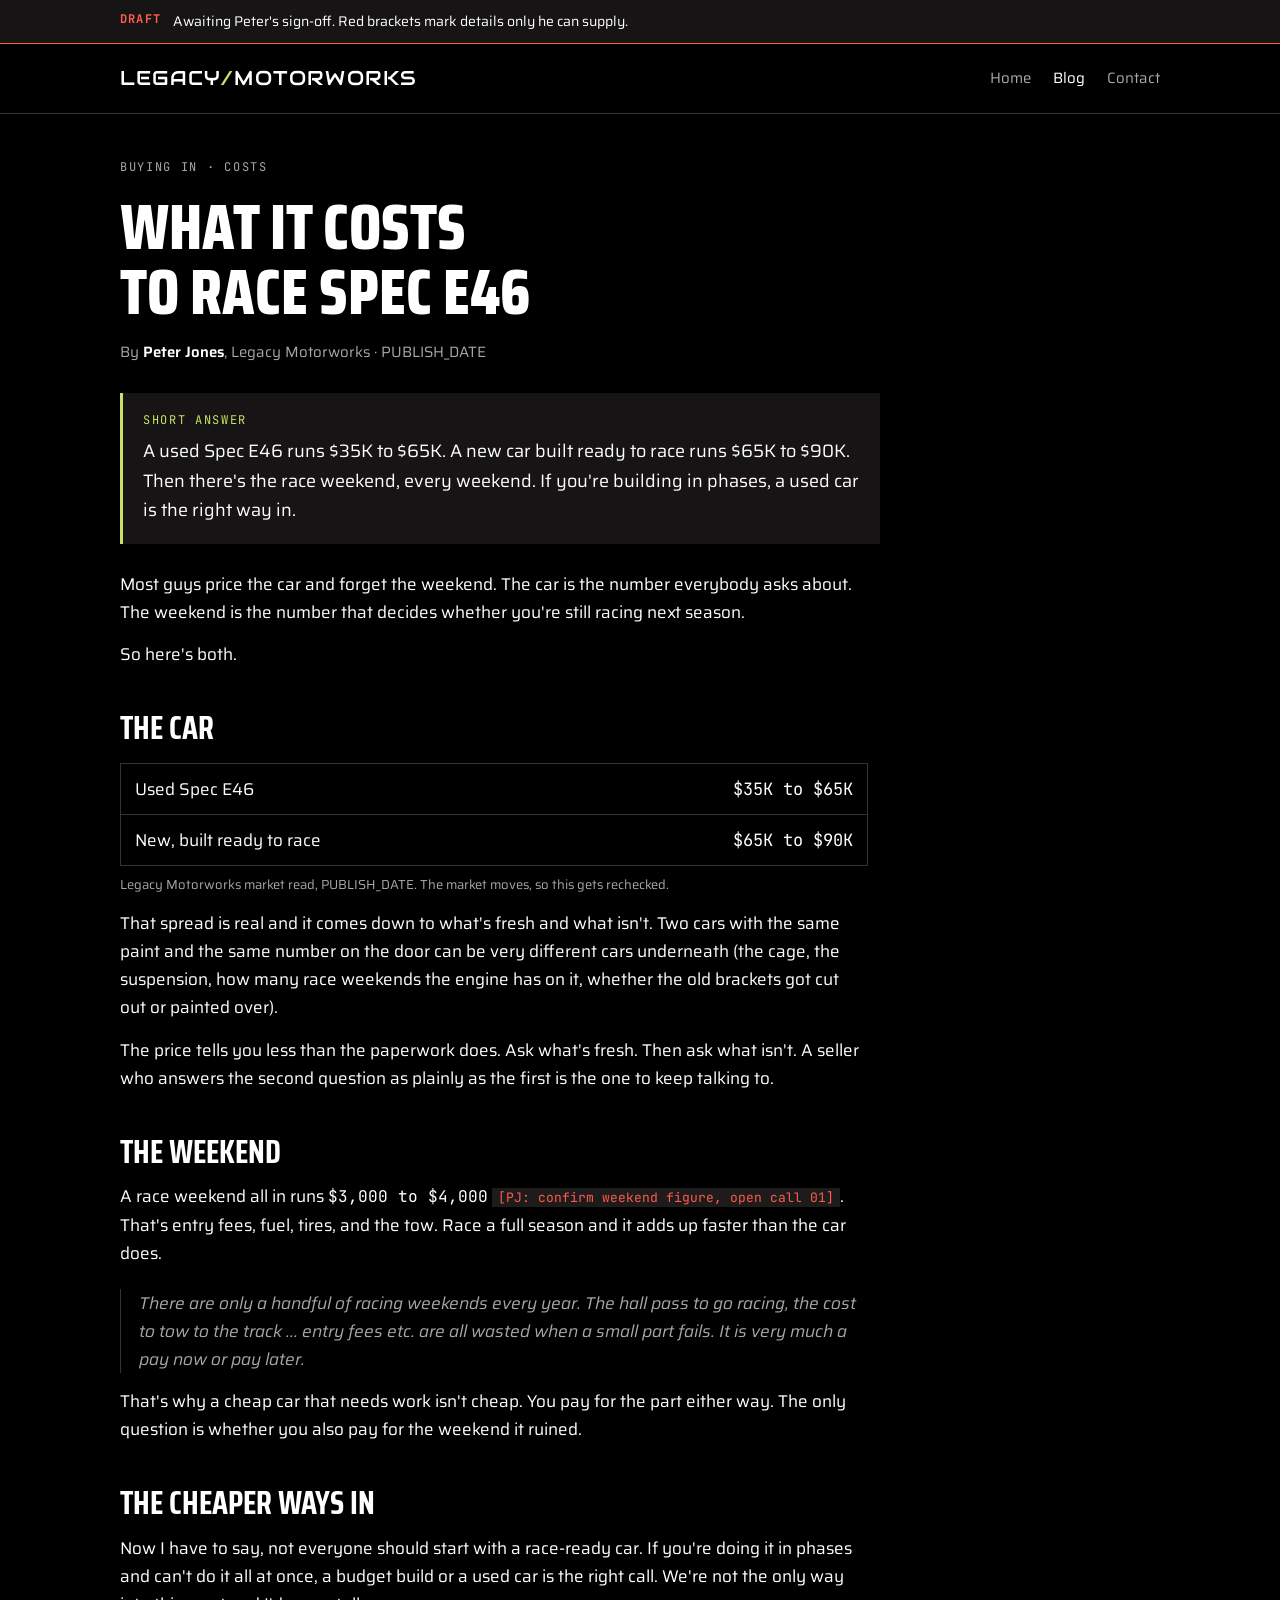
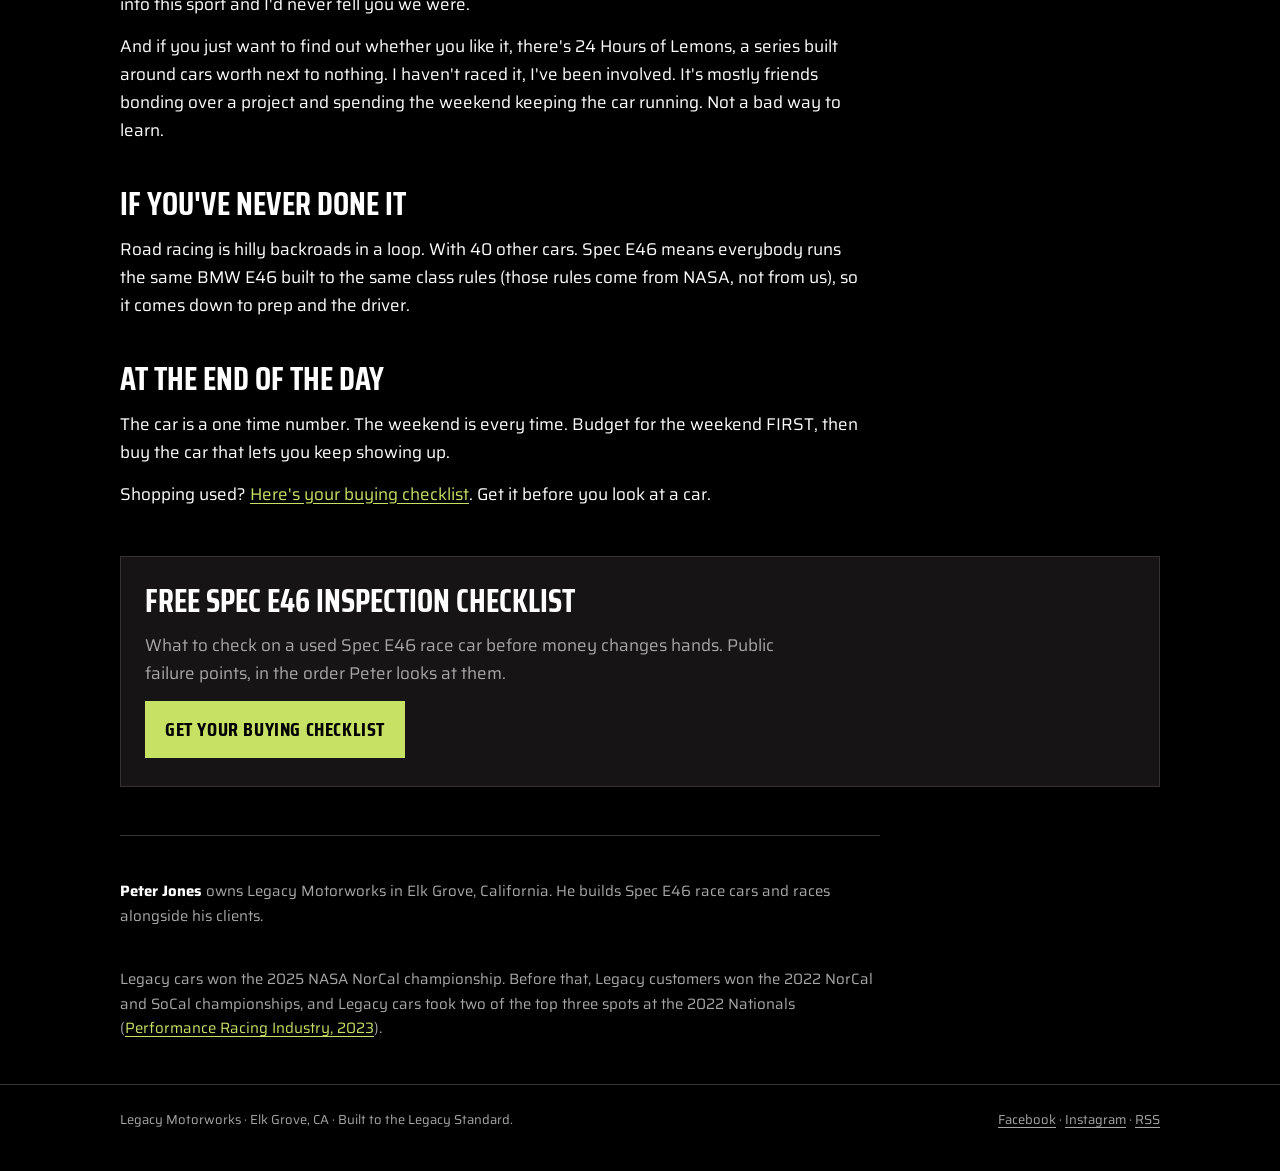
<file: blog/spec-e46-cost.html>
<!doctype html>
<html lang="en">
<head>
<meta charset="utf-8">
<meta name="viewport" content="width=device-width, initial-scale=1, viewport-fit=cover">
<!-- DRAFT: remove this noindex line when Peter signs off. -->
<meta name="robots" content="noindex, nofollow">
<title>What It Costs to Race Spec E46 | Legacy Motorworks</title>
<meta name="description" content="A used Spec E46 runs $35K to $65K and a new race-ready car runs $65K to $90K. Peter Jones on the car, the race weekend, and the cheaper ways in.">
<link rel="canonical" href="https://legacy-motorworks.com/blog/spec-e46-cost">
<meta property="og:type" content="article">
<meta property="og:title" content="What it costs to race Spec E46">
<meta property="og:description" content="The car is a one time number. The weekend is every time. Peter Jones on what Spec E46 costs.">
<meta property="og:url" content="https://legacy-motorworks.com/blog/spec-e46-cost">
<meta property="og:site_name" content="Legacy Motorworks">
<link rel="alternate" type="application/rss+xml" title="Legacy Motorworks Blog" href="feed.xml">
<link rel="preconnect" href="https://fonts.googleapis.com">
<link rel="preconnect" href="https://fonts.gstatic.com" crossorigin>
<link rel="stylesheet" href="https://fonts.googleapis.com/css2?family=Audiowide&family=Saira+Condensed:wght@700;800&family=Saira:wght@400;600&family=JetBrains+Mono:wght@400;600&display=swap">
<link rel="stylesheet" href="blog.css">
<script type="application/ld+json">
{
  "@context": "https://schema.org",
  "@graph": [
    {
      "@type": "BlogPosting",
      "@id": "https://legacy-motorworks.com/blog/spec-e46-cost#post",
      "headline": "What it costs to race Spec E46",
      "description": "A used Spec E46 runs $35K to $65K and a new race-ready car runs $65K to $90K. The car, the race weekend, and the cheaper ways in.",
      "datePublished": "PUBLISH_DATE",
      "dateModified": "PUBLISH_DATE",
      "mainEntityOfPage": "https://legacy-motorworks.com/blog/spec-e46-cost",
      "author": { "@id": "https://legacy-motorworks.com/#peter-jones" },
      "publisher": { "@id": "https://legacy-motorworks.com/#org" },
      "about": "Spec E46 racing costs"
    },
    {
      "@type": "FAQPage",
      "mainEntity": [{
        "@type": "Question",
        "name": "How much does a Spec E46 cost?",
        "acceptedAnswer": { "@type": "Answer", "text": "A used Spec E46 runs $35K to $65K. A new car built ready to race runs $65K to $90K. If you're building in phases, a used car is the right way in." }
      }]
    },
    {
      "@type": "Person",
      "@id": "https://legacy-motorworks.com/#peter-jones",
      "name": "Peter Jones",
      "jobTitle": "Owner and builder",
      "worksFor": { "@id": "https://legacy-motorworks.com/#org" }
    },
    {
      "@type": "Organization",
      "@id": "https://legacy-motorworks.com/#org",
      "name": "Legacy Motorworks",
      "url": "https://legacy-motorworks.com",
      "address": { "@type": "PostalAddress", "addressLocality": "Elk Grove", "addressRegion": "CA", "addressCountry": "US" },
      "sameAs": ["https://www.facebook.com/LegacyMotorworksCA", "https://www.instagram.com/legacymotorworksca"]
    },
    {
      "@type": "BreadcrumbList",
      "itemListElement": [
        { "@type": "ListItem", "position": 1, "name": "Home", "item": "https://legacy-motorworks.com/" },
        { "@type": "ListItem", "position": 2, "name": "Blog", "item": "https://legacy-motorworks.com/blog" },
        { "@type": "ListItem", "position": 3, "name": "What it costs to race Spec E46" }
      ]
    }
  ]
}
</script>
</head>
<body>

<div class="draft"><div class="shell"><b>DRAFT</b><span>Awaiting Peter's sign-off. Red brackets mark details only he can supply.</span></div></div>

<header class="site-head"><div class="shell">
  <a class="mark" href="https://legacy-motorworks.com/">LEGACY<span>/</span>MOTORWORKS</a>
  <nav class="nav" aria-label="Main">
    <a href="https://legacy-motorworks.com/">Home</a>
    <a href="index.html" aria-current="page">Blog</a>
    <!-- VERIFY: contact page path on the live site -->
    <a href="https://legacy-motorworks.com/contact">Contact</a>
  </nav>
</div></header>

<main class="shell">
  <article>
    <div class="post-head">
      <div class="eyebrow">Buying in · Costs</div>
      <h1>What it costs to race Spec E46</h1>
      <div class="byline">By <strong>Peter Jones</strong>, Legacy Motorworks · <span>PUBLISH_DATE</span></div>
    </div>

    <div class="short">
      <div class="eyebrow">Short answer</div>
      <p>A used Spec E46 runs $35K to $65K. A new car built ready to race runs $65K to $90K. Then there's the race weekend, every weekend. If you're building in phases, a used car is the right way in.</p>
    </div>

    <div class="prose">
      <p>Most guys price the car and forget the weekend. The car is the number everybody asks about. The weekend is the number that decides whether you're still racing next season.</p>
      <p>So here's both.</p>

      <h2>The car</h2>
      <div class="price">
        <div>Used Spec E46</div><div class="v">$35K to $65K</div>
        <div>New, built ready to race</div><div class="v">$65K to $90K</div>
      </div>
      <p class="src">Legacy Motorworks market read, PUBLISH_DATE. The market moves, so this gets rechecked.</p>
      <p>That spread is real and it comes down to what's fresh and what isn't. Two cars with the same paint and the same number on the door can be very different cars underneath (the cage, the suspension, how many race weekends the engine has on it, whether the old brackets got cut out or painted over).</p>
      <p>The price tells you less than the paperwork does. Ask what's fresh. Then ask what isn't. A seller who answers the second question as plainly as the first is the one to keep talking to.</p>

      <h2>The weekend</h2>
      <p>A race weekend all in runs <span class="num">$3,000 to $4,000</span> <span class="pj">[PJ: confirm weekend figure, open call 01]</span>. That's entry fees, fuel, tires, and the tow. Race a full season and it adds up faster than the car does.</p>
      <blockquote>There are only a handful of racing weekends every year. The hall pass to go racing, the cost to tow to the track ... entry fees etc. are all wasted when a small part fails. It is very much a pay now or pay later.</blockquote>
      <p>That's why a cheap car that needs work isn't cheap. You pay for the part either way. The only question is whether you also pay for the weekend it ruined.</p>

      <h2>The cheaper ways in</h2>
      <p>Now I have to say, not everyone should start with a race-ready car. If you're doing it in phases and can't do it all at once, a budget build or a used car is the right call. We're not the only way into this sport and I'd never tell you we were.</p>
      <p>And if you just want to find out whether you like it, there's 24 Hours of Lemons, a series built around cars worth next to nothing. I haven't raced it, I've been involved. It's mostly friends bonding over a project and spending the weekend keeping the car running. Not a bad way to learn.</p>

      <h2>If you've never done it</h2>
      <p>Road racing is hilly backroads in a loop. With 40 other cars. Spec E46 means everybody runs the same BMW E46 built to the same class rules (those rules come from NASA, not from us), so it comes down to prep and the driver.</p>

      <h2>At the end of the day</h2>
      <p>The car is a one time number. The weekend is every time. Budget for the weekend FIRST, then buy the car that lets you keep showing up.</p>
      <p>Shopping used? <a href="../inspection-checklist.html">Here's your buying checklist</a>. Get it before you look at a car.</p>
    </div>
  </article>

  <section class="signup" id="checklist" aria-labelledby="cl-h">
    <h2 id="cl-h">Free Spec E46 Inspection Checklist</h2>
    <p>What to check on a used Spec E46 race car before money changes hands. Public failure points, in the order Peter looks at them.</p>
    <a class="cta" href="../inspection-checklist.html">Get your buying checklist</a>
  </section>

  <div class="author">
    <p><strong>Peter Jones</strong> owns Legacy Motorworks in Elk Grove, California. He builds Spec E46 race cars and races alongside his clients.</p>
    <p>Legacy cars won the 2025 NASA NorCal championship. Before that, Legacy customers won the 2022 NorCal and SoCal championships, and Legacy cars took two of the top three spots at the 2022 Nationals (<a href="https://www.performanceracing.com/magazine/featured/03-01-2023/business-profile-legacy-motorworks" rel="noopener">Performance Racing Industry, 2023</a>).</p>
  </div>
</main>

<footer class="site-foot"><div class="shell">
  <span>Legacy Motorworks · Elk Grove, CA · Built to the Legacy Standard.</span>
  <span><a href="https://www.facebook.com/LegacyMotorworksCA" rel="noopener">Facebook</a> · <a href="https://www.instagram.com/legacymotorworksca" rel="noopener">Instagram</a> · <a href="feed.xml">RSS</a></span>
</div></footer>

</body>
</html>
</file>
<file: blog/blog.css>
/* Legacy Motorworks blog. Built to legacy-motorworks.tokens.json v2.
   Dark canvas, volt as the spark only. Saira Condensed never below 20px. */
:root {
  --canvas: #000000;
  --surface: #161415;
  --raised: #1E1B1C;
  --graphite: #363233;
  --text: #FFFFFF;
  --ash: #A8A6A7;
  --volt: #C7E164;
  --warn: #FF5C4A;
  --f-mark: "Audiowide", "Saira Condensed", system-ui, sans-serif;
  --f-display: "Saira Condensed", "Arial Narrow", system-ui, sans-serif;
  --f-body: "Saira", system-ui, -apple-system, "Segoe UI", sans-serif;
  --f-mono: "JetBrains Mono", ui-monospace, "SFMono-Regular", Menlo, monospace;
  color-scheme: dark;
}
* { box-sizing: border-box; }
html { -webkit-text-size-adjust: 100%; }
body { background: var(--canvas); color: var(--text); font-family: var(--f-body); font-size: 17px; line-height: 1.65; margin: 0; }
a { color: var(--volt); text-underline-offset: 3px; }
a:focus-visible, button:focus-visible, input:focus-visible, select:focus-visible { outline: 2px solid var(--volt); outline-offset: 2px; }
img { max-width: 100%; height: auto; }

.shell { max-width: 1080px; margin: 0 auto; padding-inline: 20px; }

/* Header */
.site-head { border-bottom: 1px solid var(--graphite); }
.site-head .shell { display: flex; flex-wrap: wrap; gap: 12px 28px; align-items: center; justify-content: space-between; padding-block: 18px; }
.mark { font-family: var(--f-mark); font-size: 20px; letter-spacing: .06em; color: var(--text); text-decoration: none; }
.mark span { color: var(--volt); }
.nav { display: flex; flex-wrap: wrap; gap: 6px 22px; font-size: 15px; }
.nav a { color: var(--ash); text-decoration: none; }
.nav a:hover, .nav a[aria-current="page"] { color: var(--text); }

/* Draft banner: remove on publish */
.draft { background: var(--surface); border-bottom: 1px solid var(--warn); }
.draft .shell { padding-block: 10px; font-size: 14px; display: flex; gap: 12px; flex-wrap: wrap; }
.draft b { font-family: var(--f-mono); font-size: 12px; letter-spacing: .1em; color: var(--warn); }

.eyebrow { font-family: var(--f-mono); font-size: 12px; letter-spacing: .14em; text-transform: uppercase; color: var(--ash); }
h1, h2, h3 { font-family: var(--f-display); text-transform: uppercase; line-height: 1.02; text-wrap: balance; margin: 0; }
h1 { font-weight: 800; font-size: clamp(38px, 6.5vw, 64px); }
h2 { font-weight: 700; font-size: clamp(26px, 3.6vw, 32px); }
h3 { font-weight: 700; font-size: 22px; }

/* Index */
.hero { display: grid; gap: 14px; padding-block: 48px 36px; border-bottom: 1px solid var(--graphite); }
.hero p { margin: 0; max-width: 60ch; color: var(--ash); font-size: 18px; }
.posts { display: grid; padding-block: 12px 48px; }
.card { display: grid; grid-template-columns: 150px minmax(0, 1fr); gap: 8px 28px; padding-block: 28px; border-bottom: 1px solid var(--graphite); text-decoration: none; color: var(--text); }
.card:hover h2 { color: var(--volt); }
.card .meta { font-family: var(--f-mono); font-size: 12px; letter-spacing: .1em; color: var(--ash); text-transform: uppercase; padding-top: 6px; }
.card .body { display: grid; gap: 8px; }
.card p { margin: 0; color: var(--ash); max-width: 64ch; }
@media (max-width: 640px) { .card { grid-template-columns: 1fr; } }

/* Post */
.post-head { display: grid; gap: 16px; padding-block: 44px 28px; max-width: 760px; }
.byline { font-size: 15px; color: var(--ash); }
.byline strong { color: var(--text); font-weight: 600; }
.short { background: var(--surface); border-left: 3px solid var(--volt); padding: 18px 20px; max-width: 760px; display: grid; gap: 6px; }
.short .eyebrow { color: var(--volt); }
.short p { margin: 0; font-size: 18px; }
.prose { max-width: 68ch; padding-block: 12px 40px; }
.prose h2 { margin-top: 44px; margin-bottom: 4px; }
.prose p, .prose ul { margin: 14px 0 0; }
.prose ul { padding-left: 20px; display: grid; gap: 8px; }
.prose blockquote { margin: 22px 0 0; padding-left: 18px; border-left: 1px solid var(--graphite); color: var(--ash); font-style: italic; }
.prose .num { font-family: var(--f-mono); font-variant-numeric: tabular-nums; font-size: .95em; }
.pj { font-family: var(--f-mono); font-size: 13px; color: var(--warn); background: var(--raised); padding: 1px 6px; white-space: normal; }
.gbb { border: 1px solid var(--graphite); margin-top: 18px; }
.gbb div { display: grid; grid-template-columns: 90px minmax(0, 1fr); gap: 14px; padding: 14px 16px; border-bottom: 1px solid var(--graphite); }
.gbb div:last-child { border-bottom: 0; }
.gbb b { font-family: var(--f-mono); font-size: 12px; letter-spacing: .1em; color: var(--volt); padding-top: 4px; }
.price { border: 1px solid var(--graphite); margin-top: 18px; display: grid; grid-template-columns: minmax(0, 1fr) auto; }
.price div { padding: 11px 14px; border-bottom: 1px solid var(--graphite); }
.price div:nth-last-child(-n+2) { border-bottom: 0; }
.price .v { font-family: var(--f-mono); font-variant-numeric: tabular-nums; text-align: right; }
.src { font-size: 13px; color: var(--ash); margin-top: 8px !important; }

.author { border-top: 1px solid var(--graphite); padding-block: 28px; max-width: 760px; display: grid; gap: 8px; font-size: 15px; color: var(--ash); }
.author strong { color: var(--text); }

/* Checklist signup */
.signup { background: var(--surface); border: 1px solid var(--graphite); padding: 28px 24px; display: grid; gap: 14px; margin-block: 8px 48px; }
.signup p { margin: 0; color: var(--ash); max-width: 60ch; }
.ghl-slot { border: 1px dashed var(--graphite); padding: 18px; font-family: var(--f-mono); font-size: 13px; color: var(--ash); }
.cta { display: inline-block; font-family: var(--f-display); font-weight: 700; font-size: 20px; text-transform: uppercase; letter-spacing: .03em; background: var(--volt); color: var(--canvas); padding: 12px 20px; text-decoration: none; justify-self: start; }

.site-foot { border-top: 1px solid var(--graphite); }
.site-foot .shell { padding-block: 24px 40px; display: flex; flex-wrap: wrap; gap: 8px 24px; justify-content: space-between; font-size: 13px; color: var(--ash); }
.site-foot a { color: var(--ash); }

@media (prefers-reduced-motion: reduce) { * { transition: none !important; } }
</file>
